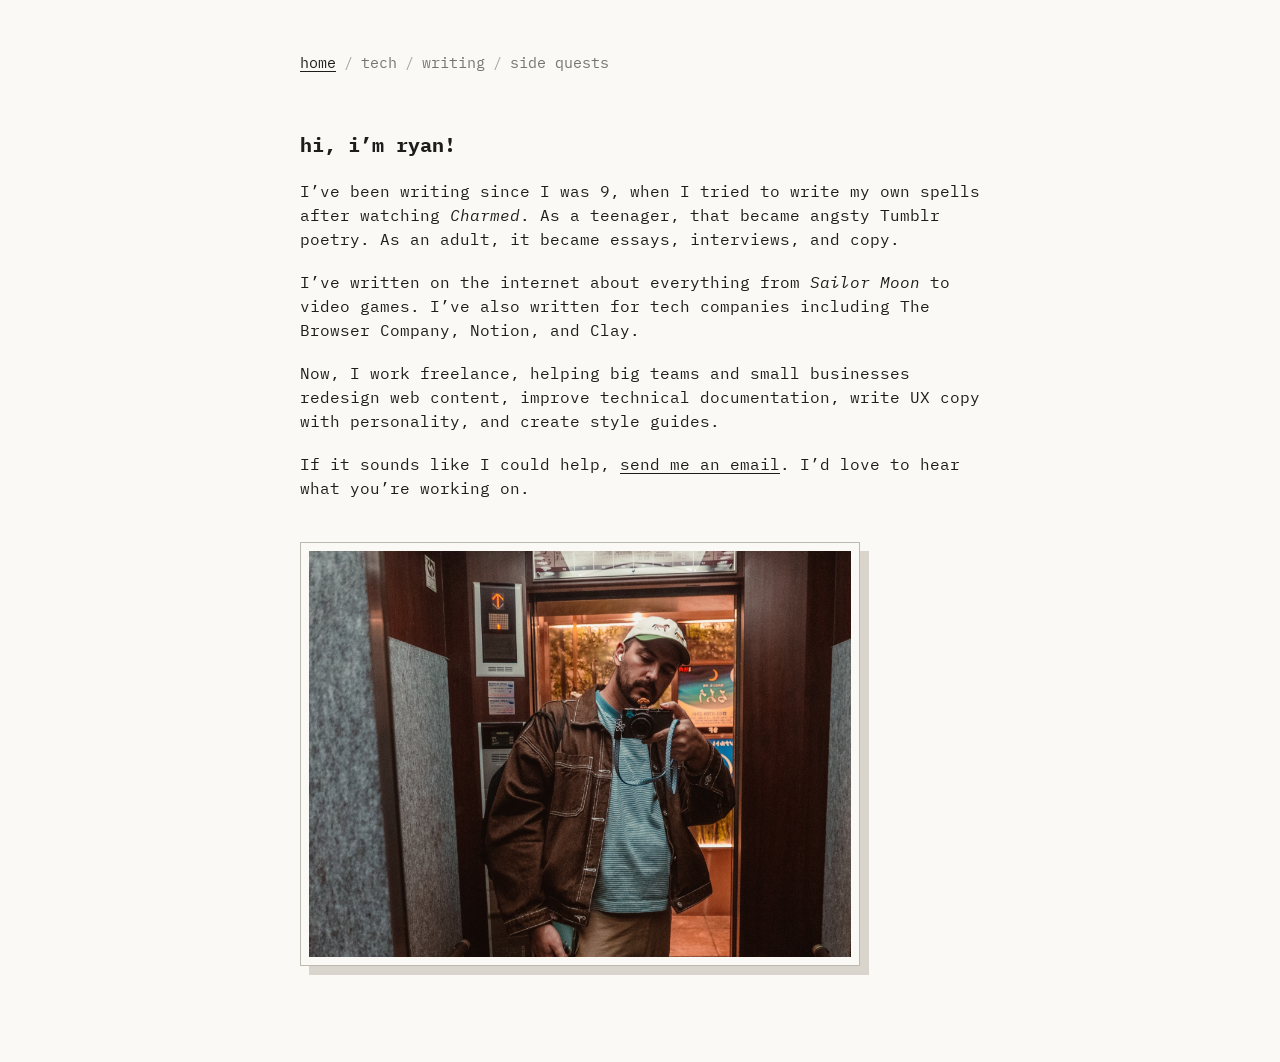
<file: index.html>
<!doctype html>
<html lang="en">
  <head>
    <meta charset="UTF-8" />
    <meta name="viewport" content="width=device-width, initial-scale=1.0" />
    <meta name="description" content="Ryan Khosravi is a writer and content designer." />
    <title>Ryan Khosravi</title>
    <link rel="icon" type="image/png" href="favicon.png" />
    <link rel="apple-touch-icon" href="apple-touch-icon.png" />
    <link rel="stylesheet" href="styles.css" />
  </head>
  <body>
    <main>
      <nav aria-label="Primary navigation">
        <a class="active" href="index.html">home</a><span>/</span>
        <a href="tech.html">tech</a><span>/</span>
        <a href="writing.html">writing</a><span>/</span>
        <a href="fun.html">side quests</a>
      </nav>

      <h1>hi, i’m ryan!</h1>
      <p>I’ve been writing since I was 9, when I tried to write my own spells after watching <em>Charmed</em>. As a teenager, that became angsty Tumblr poetry. As an adult, it became essays, interviews, and copy.</p>
      <p>I’ve written on the internet about everything from <em>Sailor Moon</em> to video games. I’ve also written for tech companies including The Browser Company, Notion, and Clay.</p>
      <p>Now, I work freelance, helping big teams and small businesses redesign web content, improve technical documentation, write UX copy with personality, and create style guides.</p>
      <p>If it sounds like I could help, <a href="mailto:ryan@khosravi.com">send me an email</a>. I’d love to hear what you’re working on.</p>

      <img class="portrait" src="assets/profile/ryan-khosravi.jpg" alt="Ryan taking a mirror selfie in an elevator" />

    </main>
  </body>
</html>
</file>
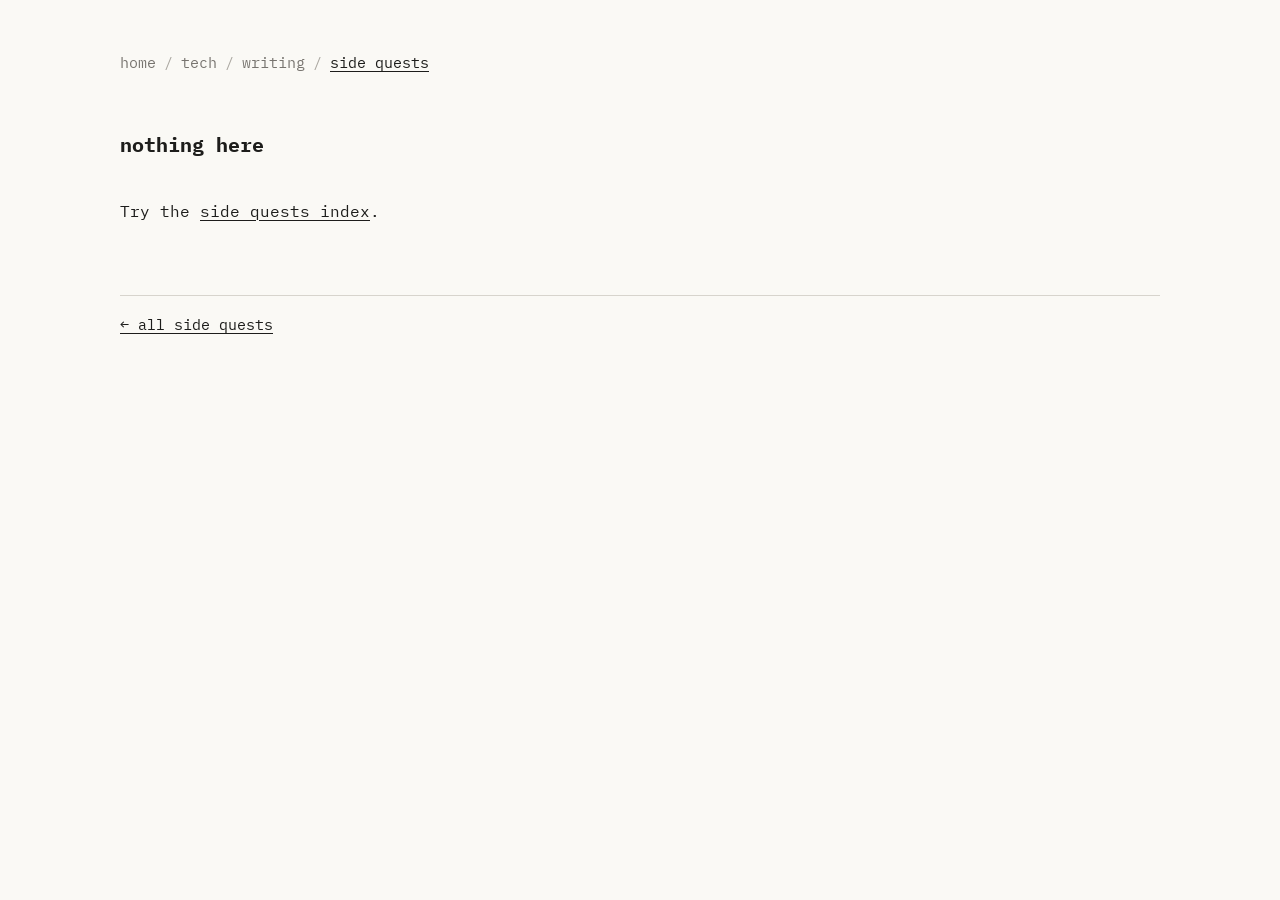
<file: fun-item.html>
<!doctype html>
<html lang="en">
  <head>
    <meta charset="UTF-8" />
    <meta name="viewport" content="width=device-width, initial-scale=1.0" />
    <meta name="description" content="One of Ryan Khosravi’s side quests." />
    <title>Ryan Khosravi • Side Quest</title>
    <link rel="icon" type="image/png" href="favicon.png" />
    <link rel="apple-touch-icon" href="apple-touch-icon.png" />
    <link rel="stylesheet" href="styles.css" />
  </head>
  <body>
    <main class="sidequest-main">
      <nav aria-label="Primary navigation">
        <a href="index.html">home</a><span>/</span>
        <a href="tech.html">tech</a><span>/</span>
        <a href="writing.html">writing</a><span>/</span>
        <a class="active" href="fun.html">side quests</a>
      </nav>
      <article id="fun-item" class="case-study" aria-live="polite"></article>
      <p class="project-footer"><a href="fun.html">← all side quests</a></p>
    </main>
    <script src="data/fun.js"></script>
    <script src="fun.js"></script>
  </body>
</html>
</file>
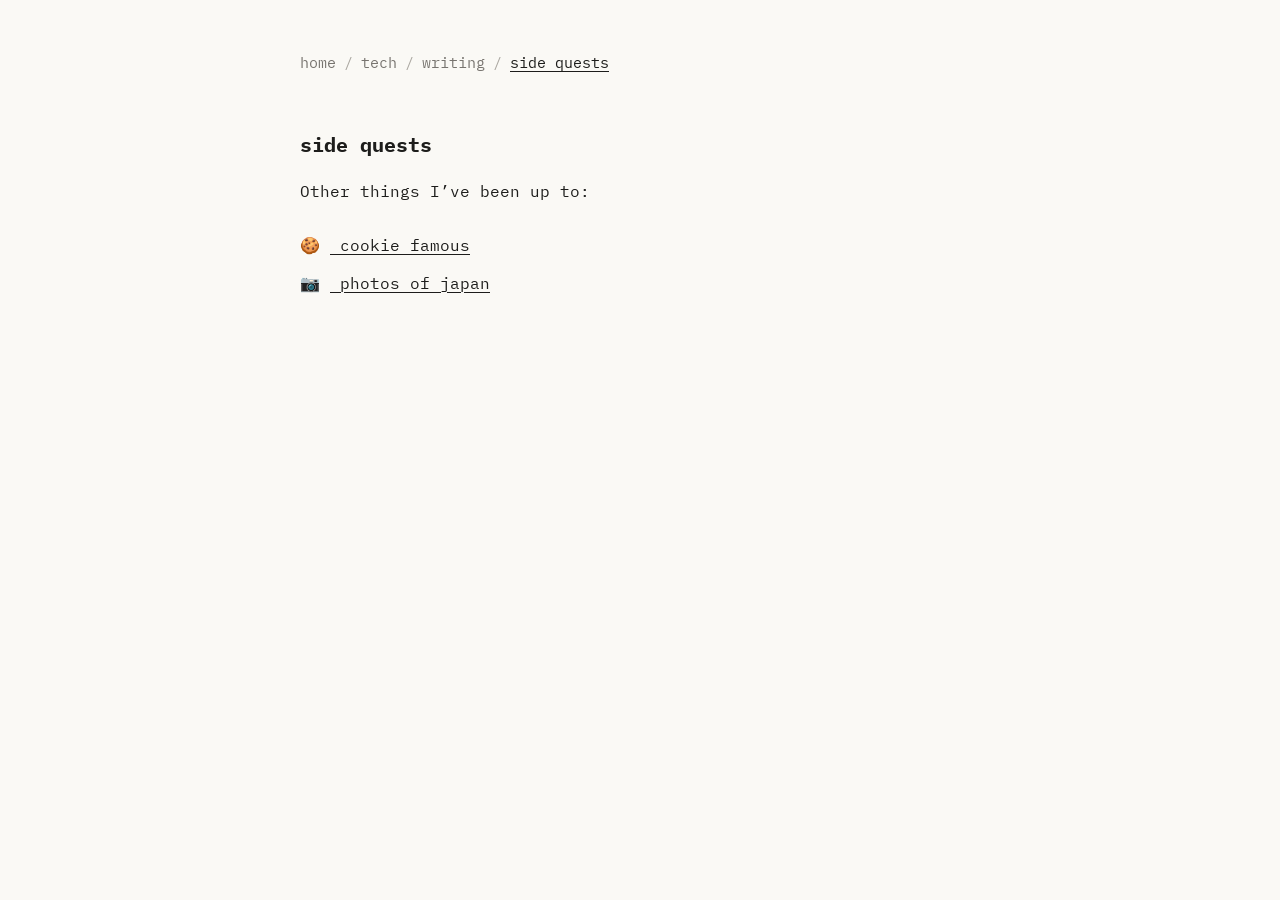
<file: fun.html>
<!doctype html>
<html lang="en">
  <head>
    <meta charset="UTF-8" />
    <meta name="viewport" content="width=device-width, initial-scale=1.0" />
    <meta name="description" content="Side quests by Ryan Khosravi." />
    <title>Ryan Khosravi • Side Quests</title>
    <link rel="icon" type="image/png" href="favicon.png" />
    <link rel="apple-touch-icon" href="apple-touch-icon.png" />
    <link rel="stylesheet" href="styles.css" />
  </head>
  <body>
    <main>
      <nav aria-label="Primary navigation">
        <a href="index.html">home</a><span>/</span>
        <a href="tech.html">tech</a><span>/</span>
        <a href="writing.html">writing</a><span>/</span>
        <a class="active" href="fun.html">side quests</a>
      </nav>

      <h1>side quests</h1>
      <p>Other things I’ve been up to:</p>
      <ul class="fun-list">
        <li><a href="fun-item.html?item=cookie"><span>🍪</span> cookie famous</a></li>
        <li><a href="photos.html"><span>📷</span> photos of japan</a></li>
      </ul>
    </main>
  </body>
</html>
</file>
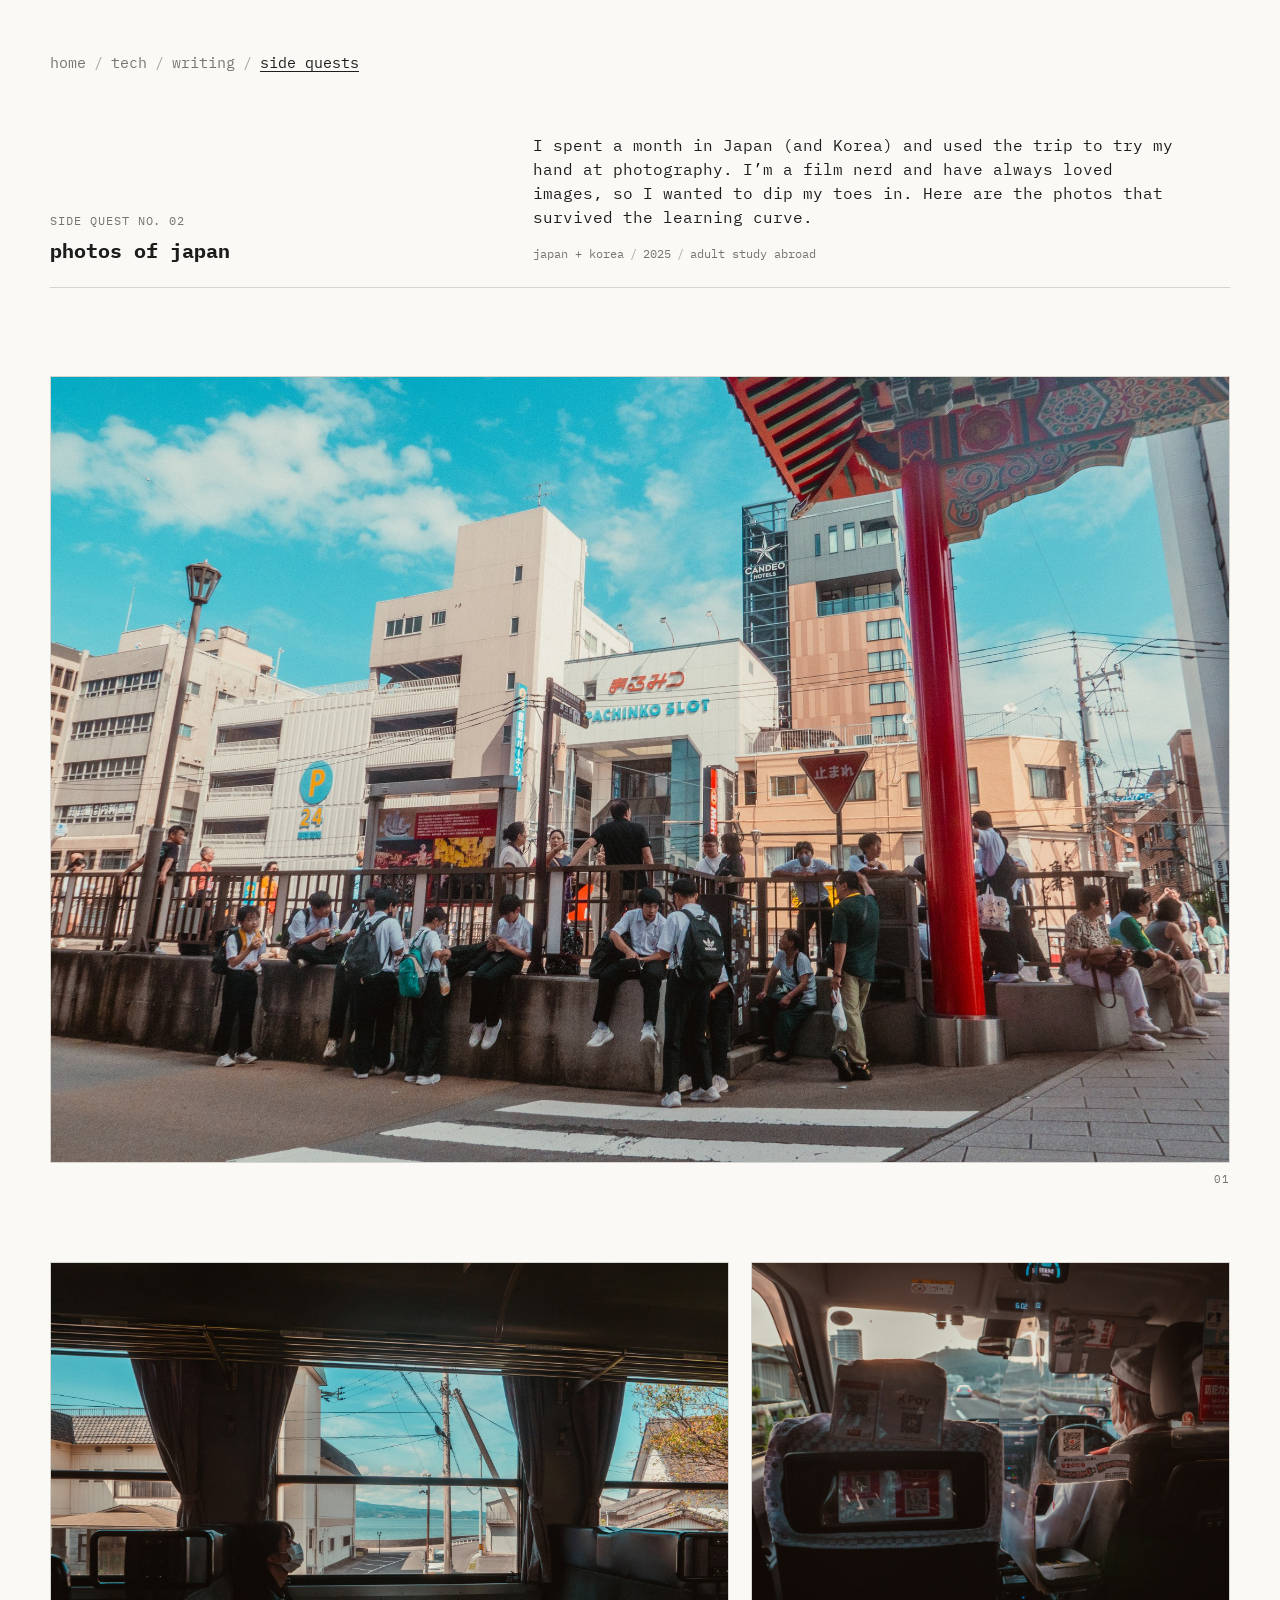
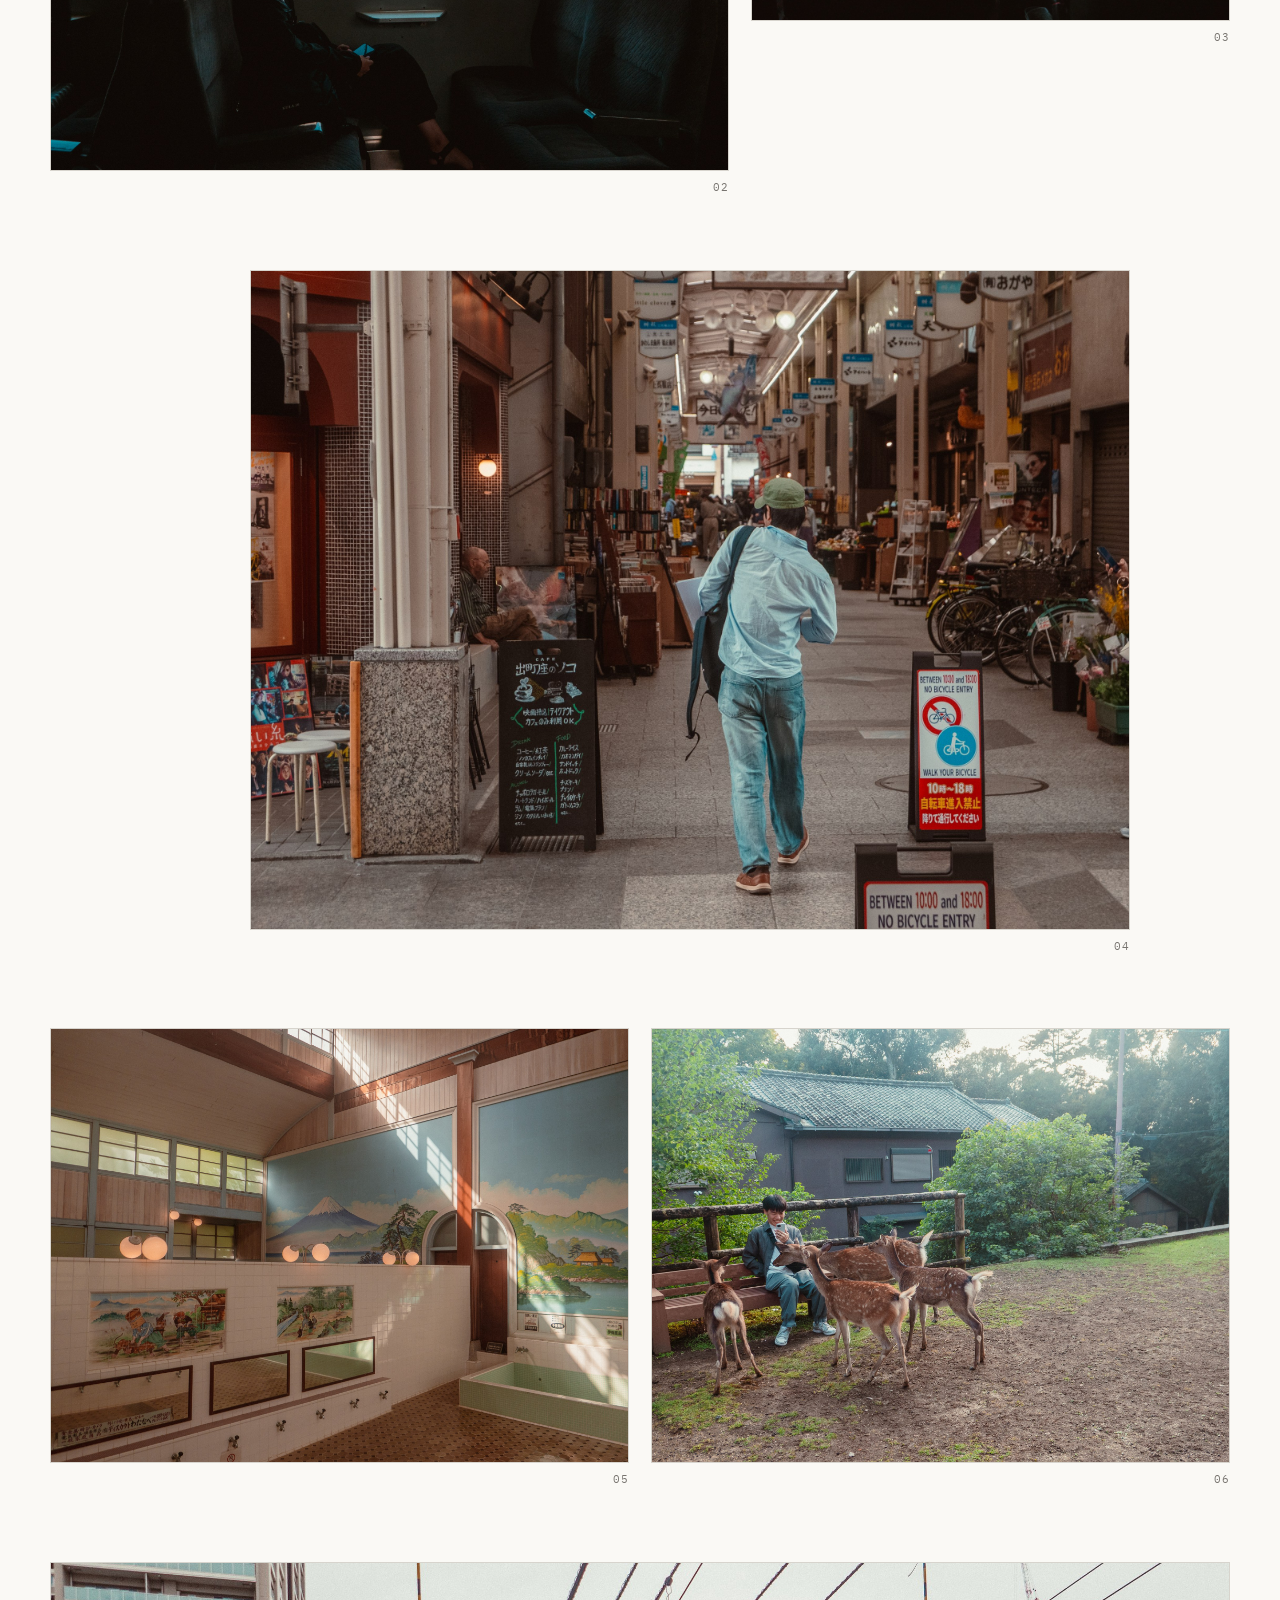
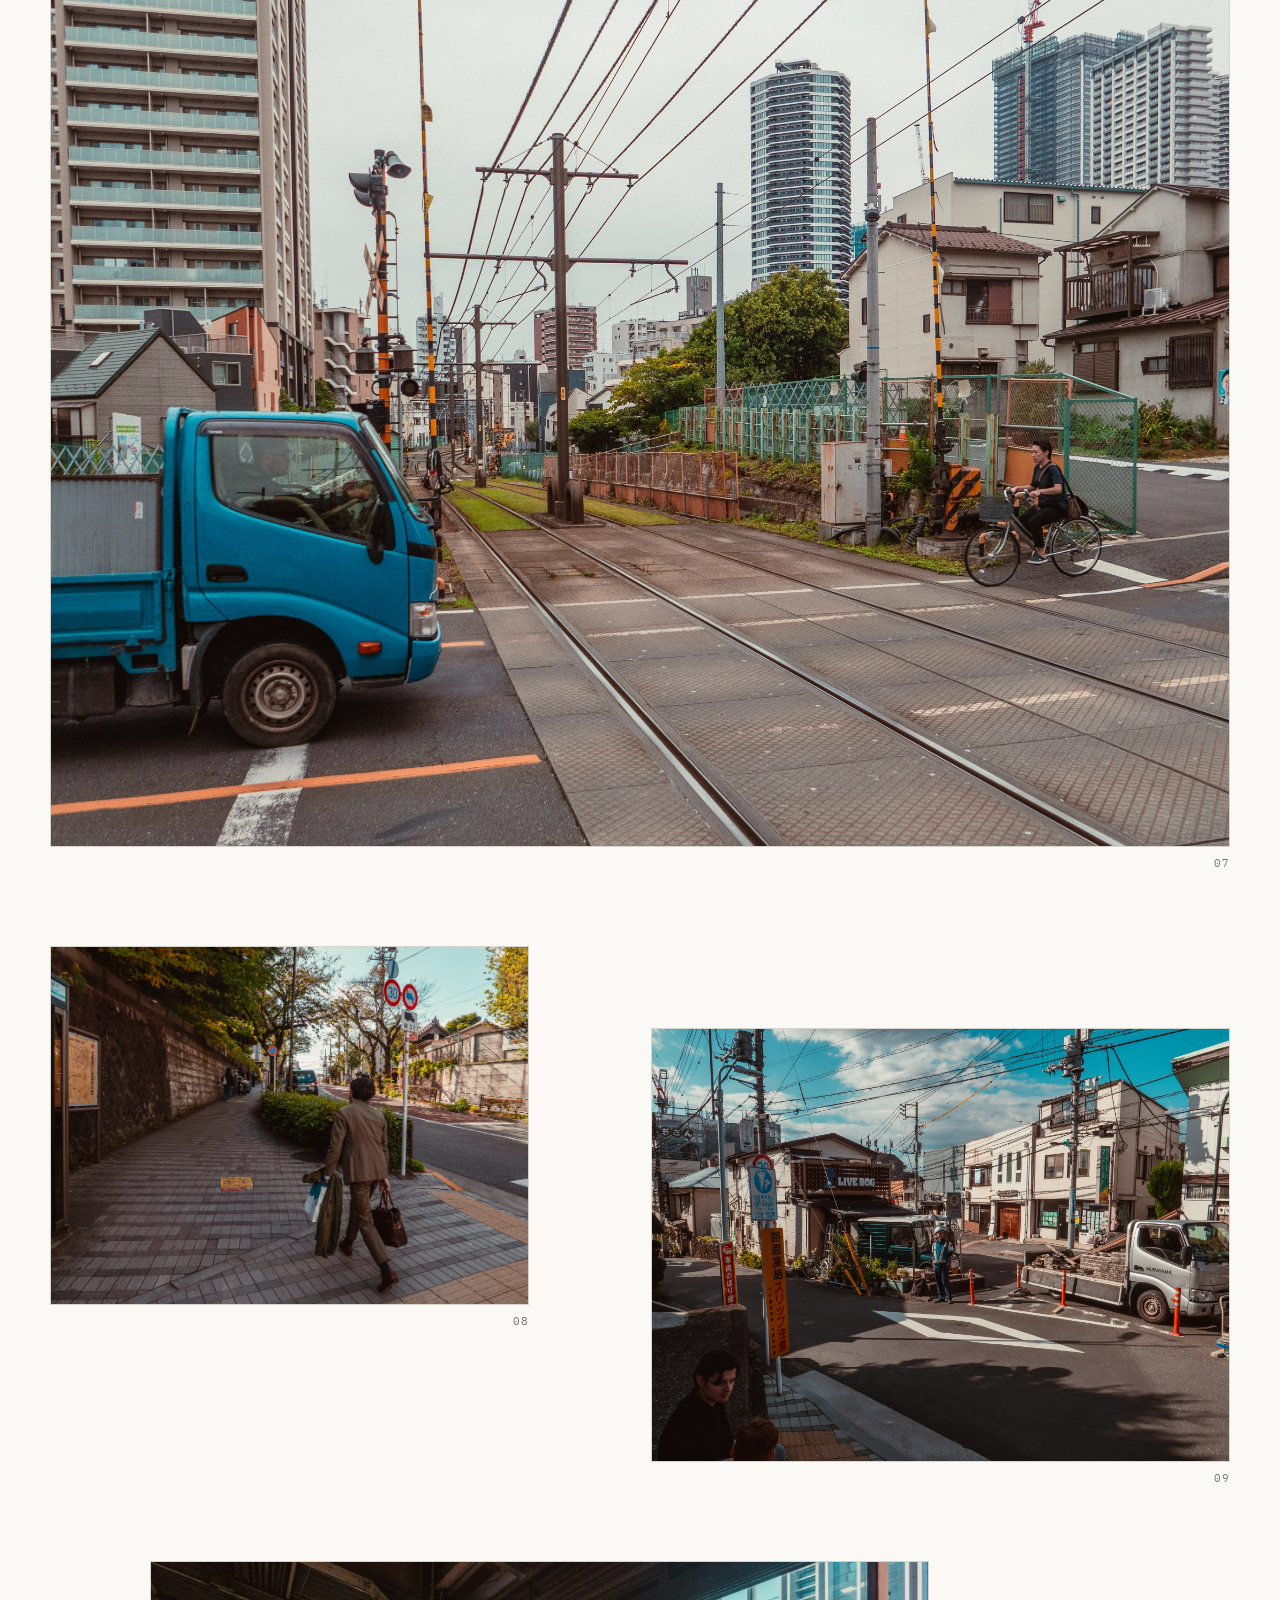
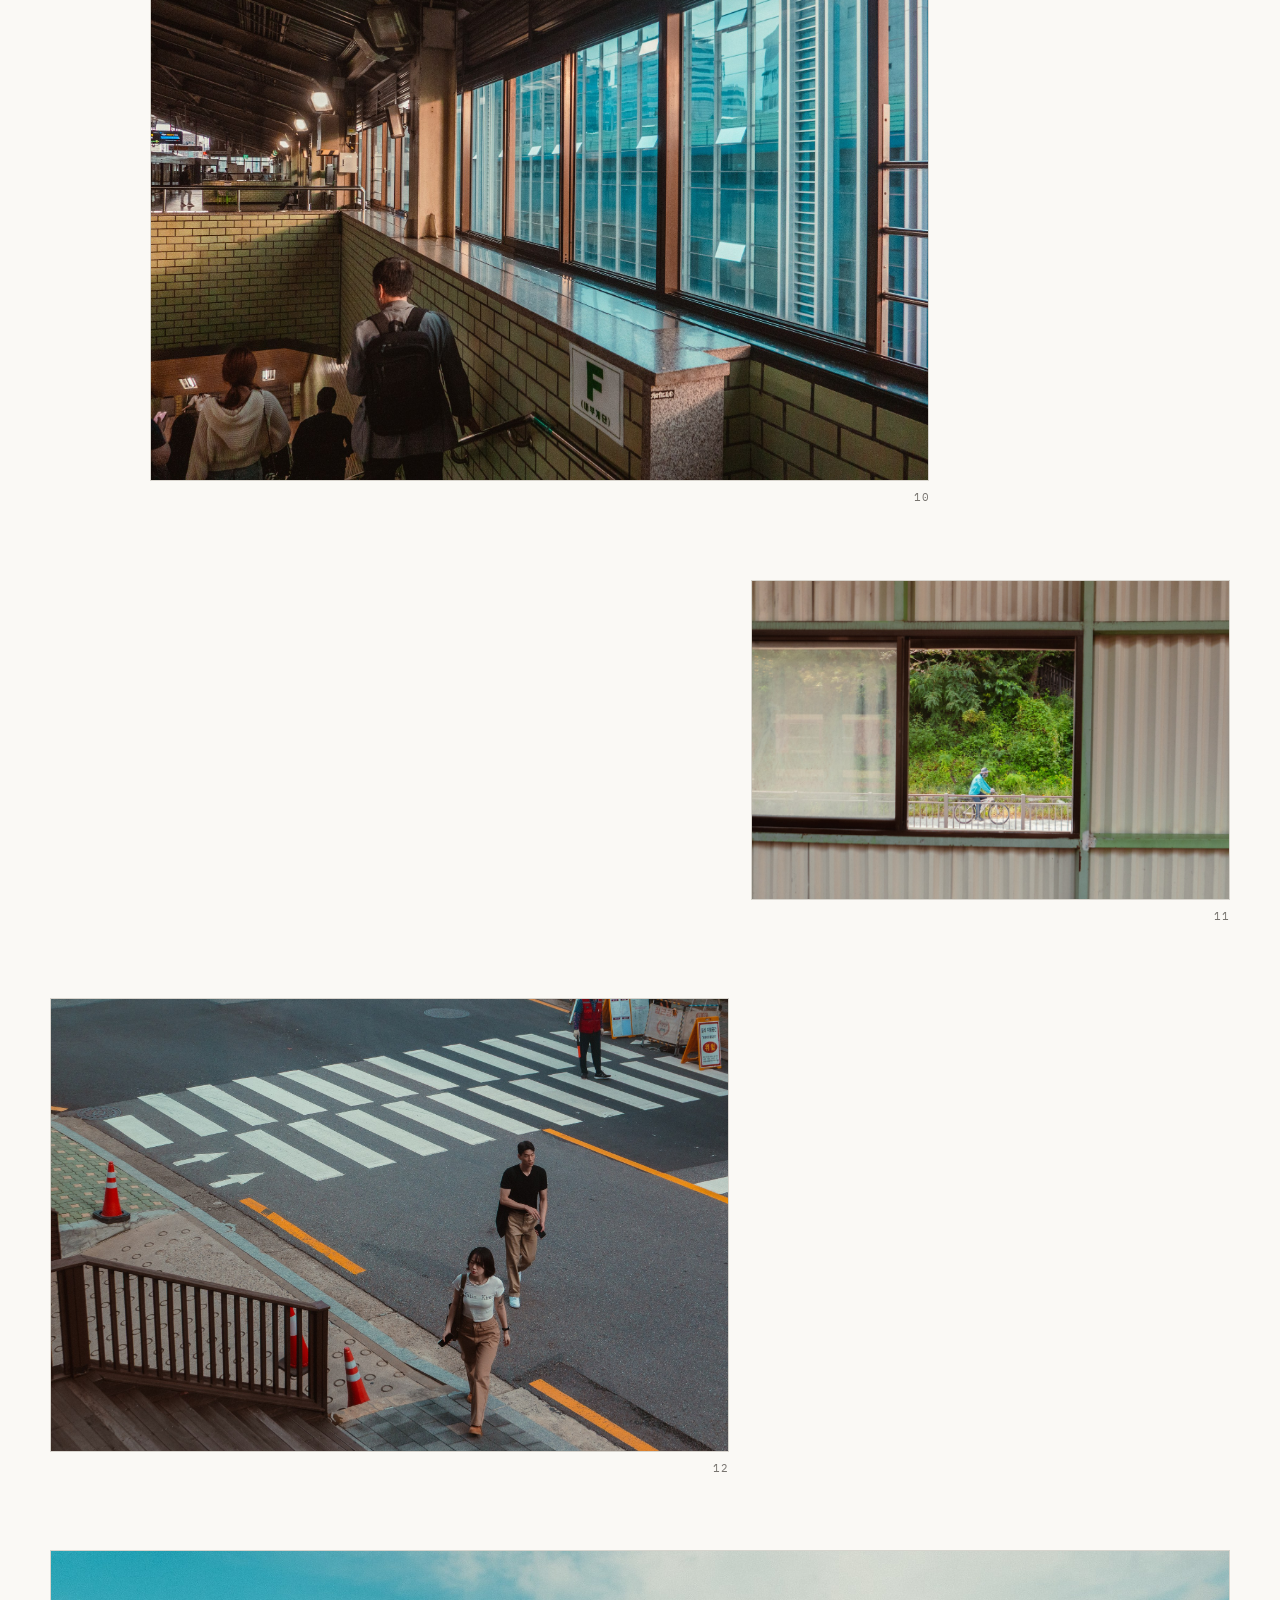
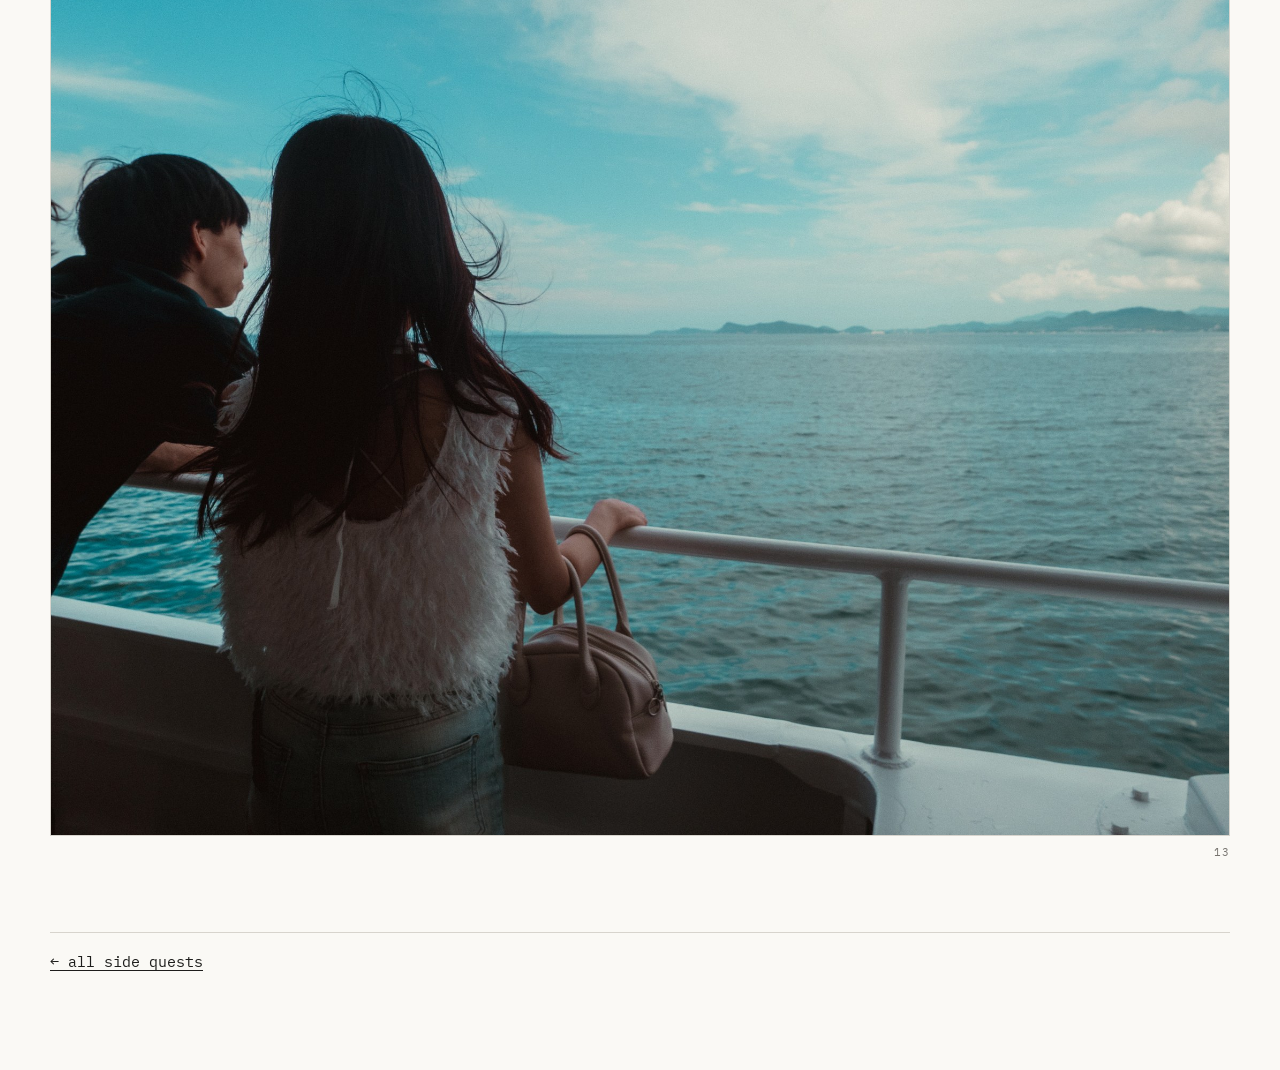
<file: photos.html>
<!doctype html>
<html lang="en">
  <head>
    <meta charset="UTF-8" />
    <meta name="viewport" content="width=device-width, initial-scale=1.0" />
    <meta name="description" content="Photos of Japan by Ryan Khosravi." />
    <title>Ryan Khosravi • Photos of Japan</title>
    <link rel="icon" type="image/png" href="favicon.png" />
    <link rel="apple-touch-icon" href="apple-touch-icon.png" />
    <link rel="stylesheet" href="styles.css" />
  </head>
  <body>
    <main class="photo-main">
      <nav aria-label="Primary navigation">
        <a href="index.html">home</a><span>/</span>
        <a href="tech.html">tech</a><span>/</span>
        <a href="writing.html">writing</a><span>/</span>
        <a class="active" href="fun.html">side quests</a>
      </nav>

      <header class="photo-header">
        <div>
          <p class="photo-kicker">side quest no. 02</p>
          <h1>photos of japan</h1>
        </div>
        <div>
          <p class="photo-intro">I spent a month in Japan (and Korea) and used the trip to try my hand at photography. I’m a film nerd and have always loved images, so I wanted to dip my toes in. Here are the photos that survived the learning curve.</p>
          <p class="sidequest-meta"><span>japan + korea</span><span>2025</span><span>adult study abroad</span></p>
        </div>
      </header>

      <div class="photo-grid">
        <figure><img src="assets/photos/japan-13.jpg" alt="Students and pedestrians gathered near a bright red temple gate" /></figure>
        <figure><img src="assets/photos/japan-02.jpg" alt="A masked passenger sitting beside a train window overlooking the sea" loading="lazy" /></figure>
        <figure><img src="assets/photos/japan-03.jpg" alt="A taxi driver seen from the back seat" loading="lazy" /></figure>
        <figure><img src="assets/photos/japan-04.jpg" alt="A man walking through a covered shopping arcade" loading="lazy" /></figure>
        <figure><img src="assets/photos/japan-05.jpg" alt="A Japanese bathhouse with a Mount Fuji mural" loading="lazy" /></figure>
        <figure><img src="assets/photos/japan-06.jpg" alt="A man sitting among deer" loading="lazy" /></figure>
        <figure><img src="assets/photos/japan-07.jpg" alt="A blue truck and bicycle near a railway crossing" loading="lazy" /></figure>
        <figure><img src="assets/photos/japan-08.jpg" alt="A suited man carrying bags along a sunlit street in Japan" loading="lazy" /></figure>
        <figure><img src="assets/photos/japan-09.jpg" alt="A worker standing at a neighborhood intersection beneath power lines" loading="lazy" /></figure>
        <figure><img src="assets/photos/japan-10.jpg" alt="Commuters descending the stairs at a city train station" loading="lazy" /></figure>
        <figure><img src="assets/photos/japan-11.jpg" alt="A cyclist framed through an open industrial window" loading="lazy" /></figure>
        <figure><img src="assets/photos/japan-12.jpg" alt="Two pedestrians crossing a graphic city intersection" loading="lazy" /></figure>
        <figure><img src="assets/photos/japan-01.jpg" alt="Two passengers looking out from a ferry toward islands in the sea" loading="lazy" /></figure>
      </div>
      <p class="project-footer"><a href="fun.html">← all side quests</a></p>
    </main>
  </body>
</html>
</file>
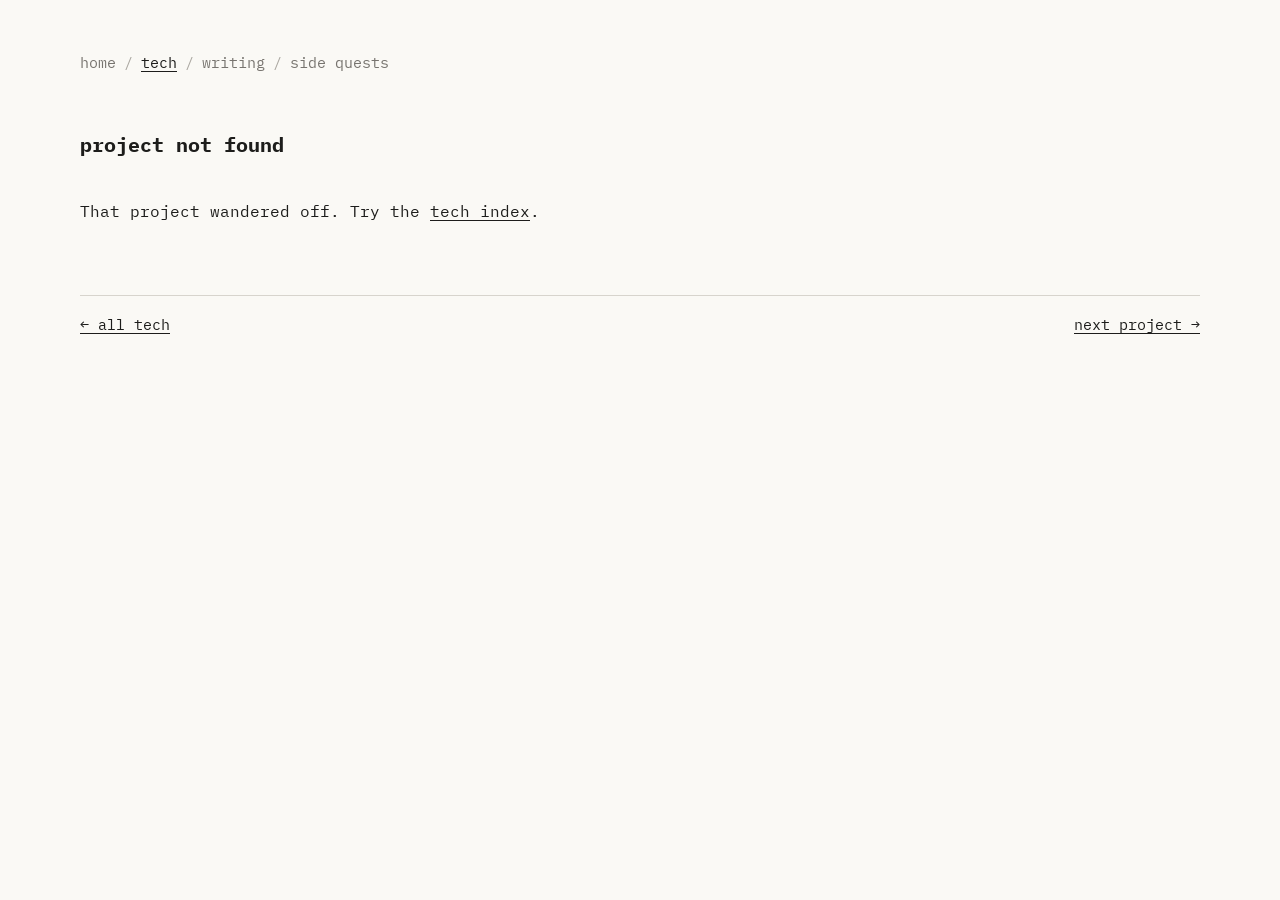
<file: project.html>
<!doctype html>
<html lang="en">
  <head>
    <meta charset="UTF-8" />
    <meta name="viewport" content="width=device-width, initial-scale=1.0" />
    <meta name="description" content="Selected content design work by Ryan Khosravi." />
    <title>Ryan Khosravi • Project</title>
    <link rel="icon" type="image/png" href="favicon.png" />
    <link rel="apple-touch-icon" href="apple-touch-icon.png" />
    <link rel="stylesheet" href="styles.css" />
  </head>
  <body>
    <main class="project-main">
      <nav aria-label="Primary navigation">
        <a href="index.html">home</a><span>/</span>
        <a class="active" href="tech.html">tech</a><span>/</span>
        <a href="writing.html">writing</a><span>/</span>
        <a href="fun.html">side quests</a>
      </nav>

      <article id="project" class="case-study" aria-live="polite"></article>
      <p class="project-footer"><a href="tech.html">← all tech</a><a id="next-project" href="tech.html">next project →</a></p>
    </main>
    <script src="data/projects.js"></script>
    <script src="project.js"></script>
  </body>
</html>
</file>
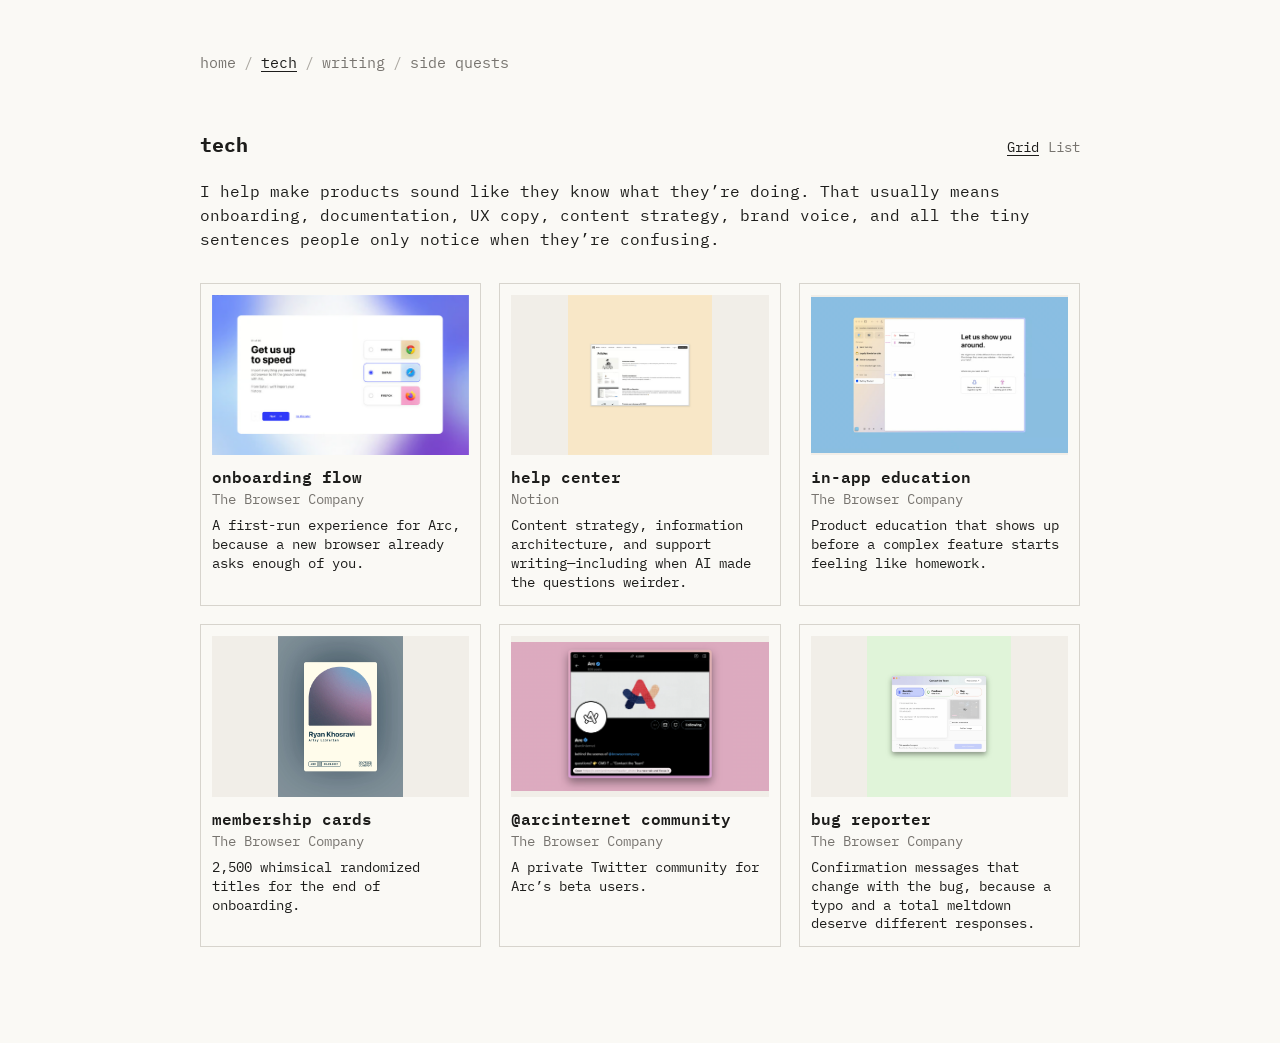
<file: tech.html>
<!doctype html>
<html lang="en">
  <head>
    <meta charset="UTF-8" />
    <meta name="viewport" content="width=device-width, initial-scale=1.0" />
    <meta name="description" content="Selected content design and writing work by Ryan Khosravi." />
    <title>Ryan Khosravi • Tech</title>
    <link rel="icon" type="image/png" href="favicon.png" />
    <link rel="apple-touch-icon" href="apple-touch-icon.png" />
    <link rel="stylesheet" href="styles.css" />
  </head>
  <body>
    <main class="tech-main">
      <nav aria-label="Primary navigation">
        <a href="index.html">home</a><span>/</span>
        <a class="active" href="tech.html">tech</a><span>/</span>
        <a href="writing.html">writing</a><span>/</span>
        <a href="fun.html">side quests</a>
      </nav>

      <div class="section-heading">
        <h1>Tech</h1>
        <div class="view-toggle" role="group" aria-label="Project layout">
          <button class="selected" data-view="grid" aria-pressed="true">Grid</button>
          <button data-view="list" aria-pressed="false">List</button>
        </div>
      </div>
      <p>I help make products sound like they know what they’re doing. That usually means onboarding, documentation, UX copy, content strategy, brand voice, and all the tiny sentences people only notice when they’re confusing.</p>

      <div class="tech-projects grid-view">
        <a class="tech-project" href="project.html?project=onboarding-flow"><img src="assets/tech-covers/onboarding-flow.avif" alt="Arc onboarding flow" /><strong>Onboarding Flow</strong><span>The Browser Company</span><small>A first-run experience for Arc, because a new browser already asks enough of you.</small></a>
        <a class="tech-project" href="project.html?project=help-center"><img src="assets/tech-covers/help-center.avif" alt="Notion Help Center" /><strong>Help Center</strong><span>Notion</span><small>Content strategy, information architecture, and support writing—including when AI made the questions weirder.</small></a>
        <a class="tech-project" href="project.html?project=in-app-education"><img src="assets/tech-covers/in-app-education.avif" alt="Arc in-app education" /><strong>In-App Education</strong><span>The Browser Company</span><small>Product education that shows up before a complex feature starts feeling like homework.</small></a>
        <a class="tech-project" href="project.html?project=membership-cards"><img src="assets/tech-covers/membership-cards.webp" alt="Arc membership cards" /><strong>Membership Cards</strong><span>The Browser Company</span><small>2,500 whimsical randomized titles for the end of onboarding.</small></a>
        <a class="tech-project" href="project.html?project=arcinternet-community"><img src="assets/tech-covers/arcinternet-community.avif" alt="ArcInternet community" /><strong>@ArcInternet Community</strong><span>The Browser Company</span><small>A private Twitter community for Arc’s beta users.</small></a>
        <a class="tech-project" href="project.html?project=bug-reporter"><img src="assets/tech-covers/bug-reporter.webp" alt="Arc bug reporter" /><strong>Bug Reporter</strong><span>The Browser Company</span><small>Confirmation messages that change with the bug, because a typo and a total meltdown deserve different responses.</small></a>
      </div>
    </main>
    <script src="tech.js"></script>
  </body>
</html>
</file>
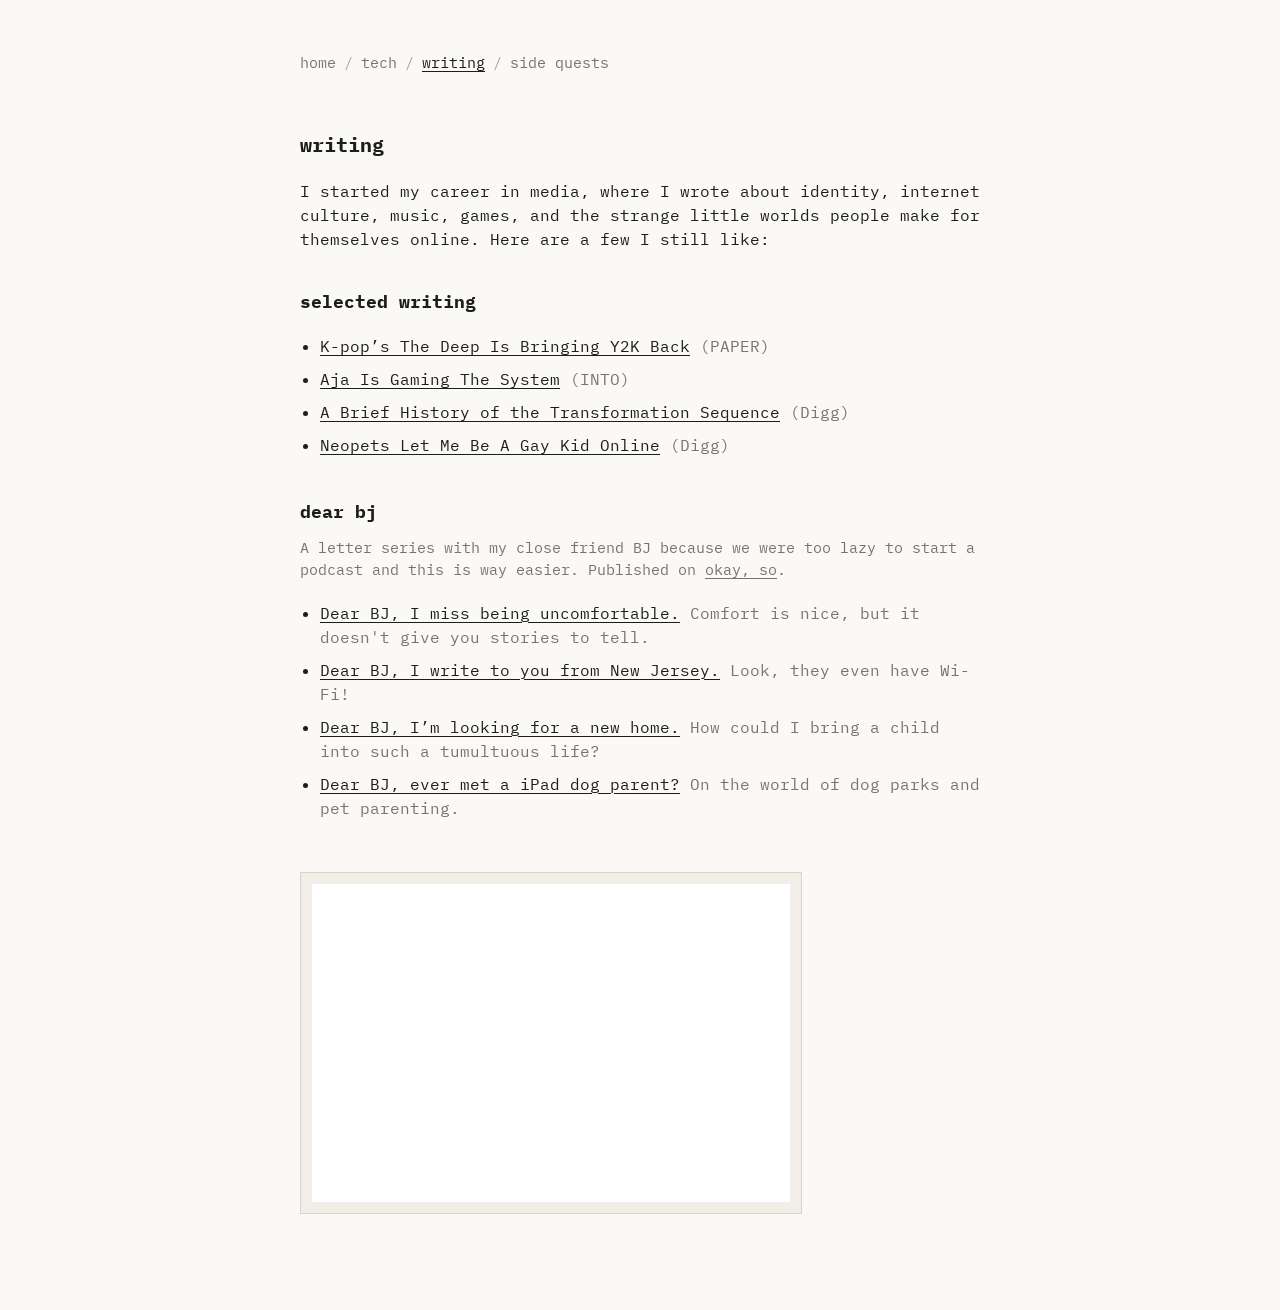
<file: writing.html>
<!doctype html>
<html lang="en">
  <head>
    <meta charset="UTF-8" />
    <meta name="viewport" content="width=device-width, initial-scale=1.0" />
    <meta name="description" content="Selected writing by Ryan Khosravi." />
    <title>Ryan Khosravi • Writing</title>
    <link rel="icon" type="image/png" href="favicon.png" />
    <link rel="apple-touch-icon" href="apple-touch-icon.png" />
    <link rel="stylesheet" href="styles.css" />
  </head>
  <body>
    <main>
      <nav aria-label="Primary navigation">
        <a href="index.html">home</a><span>/</span>
        <a href="tech.html">tech</a><span>/</span>
        <a class="active" href="writing.html">writing</a><span>/</span>
        <a href="fun.html">side quests</a>
      </nav>

      <h1>Writing</h1>
      <p>I started my career in media, where I wrote about identity, internet culture, music, games, and the strange little worlds people make for themselves online. Here are a few I still like:</p>

      <h2>Selected writing</h2>
      <ul class="writing-list">
        <li><a href="https://www.papermag.com/the-deep-electric-pink" target="_blank" rel="noreferrer">K-pop’s The Deep Is Bringing Y2K Back</a> <span>(PAPER)</span></li>
        <li><a href="https://www.intomore.com/culture/aja-is-gaming-the-system/" target="_blank" rel="noreferrer">Aja Is Gaming The System</a> <span>(INTO)</span></li>
        <li><a href="https://web.archive.org/web/20250114145732/https://www.digg.com/2018/history-of-the-transformation-sequence" target="_blank" rel="noreferrer">A Brief History of the Transformation Sequence</a> <span>(Digg)</span></li>
        <li><a href="https://web.archive.org/web/20250415081448/https://digg.com/2018/neopets-gay-kid-online" target="_blank" rel="noreferrer">Neopets Let Me Be A Gay Kid Online</a> <span>(Digg)</span></li>
      </ul>

      <h2>Dear BJ</h2>
      <p class="subhead-copy">A letter series with my close friend BJ because we were too lazy to start a podcast and this is way easier. Published on <a href="https://okayso.substack.com/" target="_blank" rel="noreferrer">okay, so</a>.</p>
      <ul class="writing-list">
        <li><a href="https://okayso.substack.com/p/dear-bj-i-miss-being-uncomfortable" target="_blank" rel="noreferrer">Dear BJ, I miss being uncomfortable.</a> <span>Comfort is nice, but it doesn't give you stories to tell.</span></li>
        <li><a href="https://okayso.substack.com/p/dear-bj-i-write-to-you-from-new-jersey" target="_blank" rel="noreferrer">Dear BJ, I write to you from New Jersey.</a> <span>Look, they even have Wi-Fi!</span></li>
        <li><a href="https://okayso.substack.com/p/dear-bj-im-looking-for-a-new-home" target="_blank" rel="noreferrer">Dear BJ, I’m looking for a new home.</a> <span>How could I bring a child into such a tumultuous life?</span></li>
        <li><a href="https://okayso.substack.com/p/dear-bj-ever-met-a-ipad-dog-parent?r=3pm0j" target="_blank" rel="noreferrer">Dear BJ, ever met a iPad dog parent?</a> <span>On the world of dog parks and pet parenting.</span></li>
      </ul>

      <div class="substack-frame">
        <iframe class="substack-embed" src="https://okayso.substack.com/embed" width="480" height="320" title="Subscribe to okay, so on Substack" frameborder="0" scrolling="no" loading="lazy"></iframe>
      </div>
    </main>
  </body>
</html>
</file>
<file: styles.css>
@import url('https://fonts.googleapis.com/css2?family=IBM+Plex+Mono:wght@400;600;700&display=swap');

:root {
  --ink: #1d1d1b;
  --muted: #77746f;
  --paper: #faf9f5;
  font-family: "IBM Plex Mono", ui-monospace, SFMono-Regular, Menlo, Monaco,
    Consolas, "Liberation Mono", "Courier New", monospace;
  color: var(--ink);
  background: var(--paper);
}

* { box-sizing: border-box; }

body {
  margin: 0;
  font-size: 16px;
  line-height: 1.5;
}

main {
  width: min(680px, calc(100% - 40px));
  margin: 52px auto 96px;
}

nav {
  display: flex;
  align-items: center;
  gap: 8px;
  margin-bottom: 58px;
  font-size: 15px;
}

nav a { color: var(--muted); text-decoration: none; }
nav a.active { color: var(--ink); text-decoration: underline; text-underline-offset: 3px; }
nav span { color: #aaa7a0; }

h1, h2 { font-size: 20px; font-weight: 700; line-height: 1.2; margin: 0 0 22px; }
h2 { margin-top: 40px; font-size: 18px; }
h1, h2, h3, .tech-project strong { text-transform: lowercase; }
p { margin: 0 0 19px; }
a { color: inherit; text-decoration-thickness: 1px; text-underline-offset: 3px; }
a:hover, a:focus-visible { text-decoration-thickness: 2px; }

.portrait {
  display: block;
  width: min(100%, 560px);
  max-height: 560px;
  margin-top: 42px;
  object-fit: cover;
  object-position: center;
  padding: 8px;
  border: 1px solid #bdb9b0;
  background: var(--paper);
  box-shadow: 9px 9px 0 #d9d5cc;
}

.photo-main { width: min(1180px, calc(100% - 40px)); }
.photo-header {
  display: grid;
  grid-template-columns: .75fr 1.25fr;
  align-items: end;
  gap: 64px;
  margin-bottom: 88px;
  padding-bottom: 24px;
  border-bottom: 1px solid #d7d4cd;
}
.photo-header h1 { margin-bottom: 0; }
.photo-kicker {
  margin: 0 0 9px;
  color: var(--muted);
  font-size: 12px;
  letter-spacing: .08em;
  text-transform: uppercase;
}
.photo-intro { margin: 0; max-width: 650px; }
.photo-header .sidequest-meta { margin-top: 16px; }
.photo-grid {
  counter-reset: photo;
  display: grid;
  grid-template-columns: repeat(12, minmax(0, 1fr));
  column-gap: 22px;
  row-gap: 74px;
}
.photo-grid figure {
  counter-increment: photo;
  position: relative;
  margin: 0;
}
.photo-grid figure::after {
  content: counter(photo, decimal-leading-zero);
  display: block;
  margin-top: 8px;
  color: var(--muted);
  font-size: 11px;
  letter-spacing: .08em;
  text-align: right;
}
.photo-grid figure:nth-child(1) { grid-column: 1 / 13; grid-row: 1; }
.photo-grid figure:nth-child(2) { grid-column: 1 / 8; grid-row: 2; }
.photo-grid figure:nth-child(3) { grid-column: 8 / 13; grid-row: 2; }
.photo-grid figure:nth-child(4) { grid-column: 3 / 12; grid-row: 3; }
.photo-grid figure:nth-child(5) { grid-column: 1 / 7; grid-row: 4; }
.photo-grid figure:nth-child(6) { grid-column: 7 / 13; grid-row: 4; }
.photo-grid figure:nth-child(7) { grid-column: 1 / 13; grid-row: 5; }
.photo-grid figure:nth-child(8) { grid-column: 1 / 6; grid-row: 6; }
.photo-grid figure:nth-child(9) { grid-column: 7 / 13; grid-row: 6; margin-top: 82px; }
.photo-grid figure:nth-child(10) { grid-column: 2 / 10; grid-row: 7; }
.photo-grid figure:nth-child(11) { grid-column: 8 / 13; grid-row: 8; }
.photo-grid figure:nth-child(12) { grid-column: 1 / 8; grid-row: 9; }
.photo-grid figure:nth-child(13) { grid-column: 1 / 13; grid-row: 10; }
.photo-grid img {
  display: block;
  width: 100%;
  height: auto;
  border: 1px solid #d7d4cd;
}

.tech-main { width: min(880px, calc(100% - 40px)); }
.section-heading { display: flex; justify-content: space-between; align-items: baseline; gap: 24px; }
.view-toggle { display: flex; gap: 9px; font-size: 14px; }
.view-toggle button { border: 0; padding: 0; color: var(--muted); background: transparent; font: inherit; cursor: pointer; }
.view-toggle button.selected { color: var(--ink); text-decoration: underline; text-underline-offset: 3px; }
.tech-projects { margin-top: 32px; }
.tech-project { color: inherit; text-decoration: none; transition: opacity 150ms ease; }
.tech-project:hover { opacity: .65; }
.tech-project img { display: block; width: 100%; aspect-ratio: 16 / 10; object-fit: contain; margin-bottom: 10px; background: #f1eee8; }
.tech-project strong, .tech-project span, .tech-project small { display: block; }
.tech-project strong { font-weight: 600; }
.tech-project span { color: var(--muted); font-size: 14px; }
.tech-project small { margin-top: 6px; font-size: 14px; line-height: 1.35; }
.tech-projects.grid-view { display: grid; grid-template-columns: repeat(3, 1fr); gap: 18px; }
.tech-projects.grid-view .tech-project { border: 1px solid #d7d4cd; padding: 11px 11px 13px; }
.tech-projects.list-view { border-top: 1px solid #d7d4cd; }
.tech-projects.list-view .tech-project { display: grid; grid-template-columns: 1.2fr .9fr 2fr; gap: 14px; padding: 13px 0; border-bottom: 1px solid #d7d4cd; }
.tech-projects.list-view img { display: none; }
.tech-projects.list-view small { margin: 0; }

.project-main { width: min(1120px, calc(100% - 40px)); }
.project-header {
  display: grid;
  grid-template-columns: .75fr 1.25fr;
  align-items: end;
  gap: 64px;
  margin-bottom: 64px;
  padding-bottom: 24px;
  border-bottom: 1px solid #d7d4cd;
}
.editorial-project .project-header h1 { margin: 0; }
.project-kicker,
.project-step {
  margin: 0 0 9px;
  color: var(--muted);
  font-size: 12px;
  font-variant-numeric: tabular-nums;
  letter-spacing: .08em;
  text-transform: uppercase;
}
.project-intro > p:first-child { margin-bottom: 16px; }
.project-meta {
  display: flex;
  flex-wrap: wrap;
  gap: 6px;
  margin: 0;
  color: var(--muted);
  font-size: 12px;
}
.project-meta span + span::before { content: '/'; margin-right: 6px; color: #aaa7a0; }
.editorial-project .project-hero { margin: 0; padding: 10px; border: 1px solid #d7d4cd; }
.project-hero img { display: block; width: 100%; aspect-ratio: 16 / 9; object-fit: contain; background: #f1eee8; }
.project-story { margin-top: 104px; }
.project-chapter {
  position: relative;
  display: grid;
  grid-template-columns: minmax(0, 5fr) minmax(0, 7fr);
  align-items: center;
  gap: 70px;
  padding-top: 38px;
  border-top: 1px solid #d7d4cd;
  margin: 0 0 112px;
}
.project-chapter.reverse { grid-template-columns: minmax(0, 7fr) minmax(0, 5fr); }
.project-chapter.reverse .project-copy { order: 2; }
.project-chapter.reverse .project-media { order: 1; }
.project-copy { max-width: 620px; }
.project-step { position: absolute; top: 10px; left: 0; width: 3ch; }
.project-copy > p:last-child { margin-bottom: 0; }
.project-chapter.text-only { display: block; }
.project-chapter.text-only .project-copy { width: min(650px, 100%); max-width: none; margin: 0 auto; }
.project-chapter.media-only { display: block; }
.project-chapter.media-only .project-media { width: 82%; margin-left: auto; }
.project-chapter.media-only.reverse .project-media { margin-right: auto; margin-left: 0; }
.project-media { display: grid; gap: 18px; }
.project-media.pair { grid-template-columns: 1fr 1fr; }
.editorial-project .project-media figure { margin: 0; }
.project-media img { display: block; width: 100%; height: auto; border: 1px solid #d7d4cd; }
.project-image-number { display: block; width: 3ch; margin-top: 7px; color: var(--muted); font-size: 11px; font-variant-numeric: tabular-nums; letter-spacing: .08em; text-align: left; }

.writing-list { padding-left: 20px; margin-bottom: 44px; }
.writing-list li { margin: 9px 0; }
.writing-list span { color: var(--muted); }
.writing-list li > span:has(+ span) { display: inline; }
.subhead-copy { color: var(--muted); font-size: 15px; margin-top: -8px; }
.substack-frame { width: min(502px, 100%); margin-top: 52px; padding: 10px; border: 1px solid #d7d4cd; background: #f1eee8; box-sizing: border-box; }
.substack-embed { display: block; width: 100%; border: 1px solid #eee; background: white; box-sizing: border-box; }

.case-study h1 { margin-bottom: 42px; }
.case-study h2 { margin-top: 52px; margin-bottom: 18px; }
.case-study h2 + p { font-style: italic; }
.case-gallery {
  display: grid;
  grid-template-columns: 1fr;
  gap: 14px;
  margin: 32px 0 48px;
}
.case-gallery.pair { grid-template-columns: 1fr 1fr; }
.case-gallery img { display: block; width: 100%; height: auto; }
.project-footer {
  display: flex;
  justify-content: space-between;
  gap: 20px;
  margin-top: 72px;
  padding-top: 18px;
  border-top: 1px solid #d7d4cd;
  font-size: 15px;
}

ul { padding-left: 20px; }
li { margin-bottom: 7px; }

.fun-list { list-style: none; padding: 0; margin-top: 30px; }
.fun-list li { margin: 14px 0; }
.fun-list span { display: inline-block; width: 30px; }
.home-fun { margin-top: 64px; }
.home-fun h2 { margin-top: 0; }
.page-emoji { font-size: 26px; margin-bottom: 12px; }
.case-study figure { margin: 34px 0 48px; }
.case-study figure img { display: block; width: 100%; height: auto; }
.case-study figcaption { margin-top: 8px; color: var(--muted); font-size: 14px; }
.wide-main { width: min(880px, calc(100% - 40px)); }
.sidequest-main { width: min(1040px, calc(100% - 40px)); }
.sidequest-header {
  display: grid;
  grid-template-columns: .8fr 1.2fr;
  align-items: end;
  gap: 64px;
  margin-bottom: 64px;
  padding-bottom: 24px;
  border-bottom: 1px solid #d7d4cd;
}
.sidequest-kicker {
  margin: 0 0 9px;
  color: var(--muted);
  font-size: 12px;
  letter-spacing: .08em;
  text-transform: uppercase;
}
.sidequest-title-row { display: flex; align-items: baseline; gap: 12px; }
.sidequest-title-row h1 { margin: 0; }
.sidequest-mark { font-size: 21px; }
.sidequest-intro > p:first-child { margin-bottom: 16px; }
.sidequest-meta { display: flex; flex-wrap: wrap; gap: 6px; margin: 0; color: var(--muted); font-size: 12px; }
.sidequest-meta span + span::before { content: '/'; margin-right: 6px; color: #aaa7a0; }
.sidequest-article > p,
.sidequest-article > h2,
.sidequest-article > blockquote {
  width: min(650px, 100%);
  margin-left: auto;
  margin-right: auto;
}
.sidequest-article > h2 {
  margin-top: 76px;
  padding-top: 13px;
  border-top: 1px solid #d7d4cd;
}
.sidequest-article h2 + p { font-style: normal; }
.sidequest-article .sidequest-image { margin-top: 62px; margin-bottom: 70px; }
.sidequest-article .sidequest-image img { border: 1px solid #d7d4cd; }
.sidequest-article .sidequest-image-1 { width: 100%; }
.sidequest-article .sidequest-image-2 { width: 74%; margin-left: auto; }
.sidequest-article .sidequest-image-3 { width: 68%; margin-left: 7%; }
.sidequest-pullquote {
  margin-top: 54px;
  margin-bottom: 54px;
  padding: 24px 0 24px 28px;
  border-left: 1px solid var(--ink);
  font-size: 22px;
  line-height: 1.4;
}
.table-wrap { overflow-x: auto; margin: 20px 0 48px; border-top: 1px solid #d7d4cd; }
table { width: 100%; border-collapse: collapse; font-size: 15px; }
th, td { padding: 9px 12px 9px 0; border-bottom: 1px solid #d7d4cd; text-align: left; white-space: nowrap; }
th { color: var(--muted); font-weight: normal; }
th:first-child, td:first-child { padding-left: 0; }
.housewives-table table { min-width: 980px; }
.housewives-table th:not(:first-child), .housewives-table td:not(:first-child) { text-align: center; padding-right: 8px; }

@media (max-width: 760px) {
  .tech-projects.grid-view { grid-template-columns: repeat(2, 1fr); }
  .photo-header { grid-template-columns: 1fr; gap: 22px; margin-bottom: 58px; }
  .photo-grid { row-gap: 44px; }
  .sidequest-header { grid-template-columns: 1fr; gap: 22px; margin-bottom: 50px; }
  .project-header { grid-template-columns: 1fr; gap: 22px; margin-bottom: 50px; }
  .project-chapter,
  .project-chapter.reverse { grid-template-columns: 1fr; gap: 34px; margin-bottom: 82px; }
  .project-chapter.reverse .project-copy,
  .project-chapter.reverse .project-media { order: initial; }
  .project-chapter.media-only .project-media,
  .project-chapter.media-only.reverse .project-media { width: 100%; margin: 0; }
}

@media (max-width: 560px) {
  body { font-size: 16px; }
  main { width: calc(100% - 28px); margin-top: 32px; }
  nav { margin-bottom: 46px; }
  nav { flex-wrap: wrap; }
  .tech-main { width: calc(100% - 28px); }
  .project-main { width: calc(100% - 28px); }
  .photo-main { width: calc(100% - 28px); }
  .sidequest-main { width: calc(100% - 28px); }
  .photo-grid { grid-template-columns: 1fr; row-gap: 36px; }
  .photo-grid > figure:nth-child(n) {
    grid-column: 1;
    grid-row: auto;
    margin-top: 0;
  }
  .tech-projects.grid-view { grid-template-columns: 1fr; }
  .tech-projects.list-view .tech-project { grid-template-columns: 1fr auto; }
  .tech-projects.list-view small { grid-column: 1 / -1; }
  .project-media.pair { grid-template-columns: 1fr; }
  .project-story { margin-top: 72px; }
  .case-gallery.pair { grid-template-columns: 1fr; }
  .sidequest-article .sidequest-image-2,
  .sidequest-article .sidequest-image-3 { width: 100%; margin-left: 0; }
  .sidequest-pullquote { padding-left: 18px; font-size: 19px; }
}
</file>
